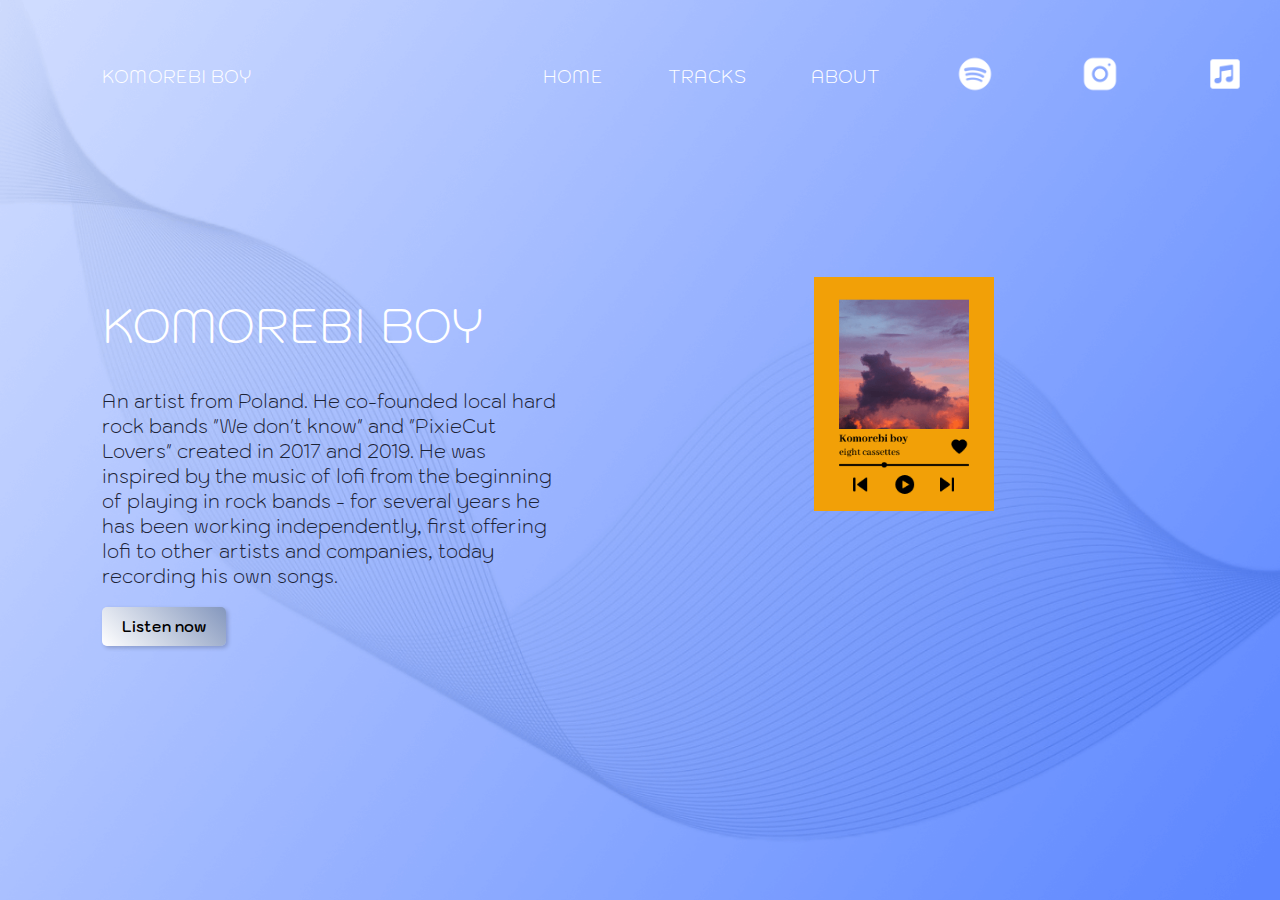
<file: index.html>
<!DOCTYPE html>
<html lang="en">
  <head>
    <meta charset="UTF-8" />
    <meta name="viewport" content="width=device-width, initial-scale=1.0" />

    <link rel="preconnect" href="https://fonts.googleapis.com" />
    <link rel="preconnect" href="https://fonts.gstatic.com" crossorigin />
    <link
      href="https://fonts.googleapis.com/css2?family=Kodchasan:ital,wght@0,200;0,300;0,400;0,500;0,600;0,700;1,200;1,300;1,400;1,500;1,600;1,700&display=swap"
      rel="stylesheet"
    />
    <title>Komorebi Boy</title>
    <link rel="stylesheet" href="style.css" />
  </head>
  <body>

    <!-- HEADER -->
    <div id="mainContent">
      <header>
        <nav class="main_nav">
          <div class="logo"><a href="/">KOMOREBI BOY</a></div>
          <ul class="nav-links">
            <li><a href="/">HOME</a></li>
            <li><a href="/tracks">TRACKS</a></li>
            <li><a href="/about">ABOUT</a></li>
            <li>
              <a
                href="https://open.spotify.com/artist/1sNrgrVhUmW6MIHaEyI16v"
                target="_blank"
                ><img src="img/Spotify.png" alt="Spotify logo"
              /></a>
            </li>
            <li>
              <a href="https://www.instagram.com/komorebi_boy/" target="_blank"
                ><img src="img/Instagram.png" alt="Instagram logo"
              /></a>
            </li>
            <li>
              <a
                href="https://music.apple.com/us/artist/komorebi-boy/1605830596"
                target="_blank"
                ><img src="img/Music.png" alt="Apple music logo"
              /></a>
            </li>
          </ul>
          <div class="hamburger-menu">
            <div class="hamburger"></div>
          </div>
        </nav>

        <div class="mobile-menu">
          <nav class="mobile-nav">
            <ul>
              <li><a href="/">HOME</a></li>
              <li><a href="/tracks">TRACKS</a></li>
              <li><a href="/about">ABOUT</a></li>
              <li><a href="onas.html">O nas</a></li>
              <li><a href="#call" class="call-button">Zadzwoń</a></li>
              <li><a href="#write" class="sms-button">Napisz</a></li>
            </ul>
          </nav>
        </div>
      </header>

      <!-- MAIN SECTION -->

      <main class="mainbody">
        <section class="intro">
          <h1>KOMOREBI BOY</h1>
          <p>
            An artist from Poland. He co-founded local hard rock bands "We don't
            know" and "PixieCut Lovers" created in 2017 and 2019. He was
            inspired by the music of lofi from the beginning of playing in rock
            bands - for several years he has been working independently, first
            offering lofi to other artists and companies, today recording his
            own songs.
          </p>
          <button class="button1">
            <a
              href="https://open.spotify.com/artist/1sNrgrVhUmW6MIHaEyI16v"
              target="_blank"
              >Listen now</a
            >
          </button>
        </section>
        <section class="tracks">
          <div class="track">
            <img class="yellowcard" src="img/yellowcard.png" alt="Track 1" />
            <div class="card-text" data-card="yellow">
              Komorebi boy - eight cassettes - listen on Spotify
            </div>
          </div>
          <div class="track">
            <img class="orangecard" src="img/orangecard.png" alt="Track 2" />
            <div class="card-text" data-card="orange">
              Komorebi boy - alone - listen on Spotify
            </div>
          </div>
          <div class="track">
            <img class="redcard" src="img/redcard.png" alt="Track 3" />
            <div class="card-text" data-card="red">
              Komorebi boy - purple - listen on Spotify
            </div>
          </div>


          
        </section>
      </main>
      <footer>
        <p a href="" class="lookformore">LOOK FOR MORE</p>
        <p class="github">
          <a href="https://github.com/Elenmith" target="_blank"
            >@github.com/Elenmith</a
          >
        </p>
      </footer>

    <script src="script.js"></script>
  </body>
</html>
</file>
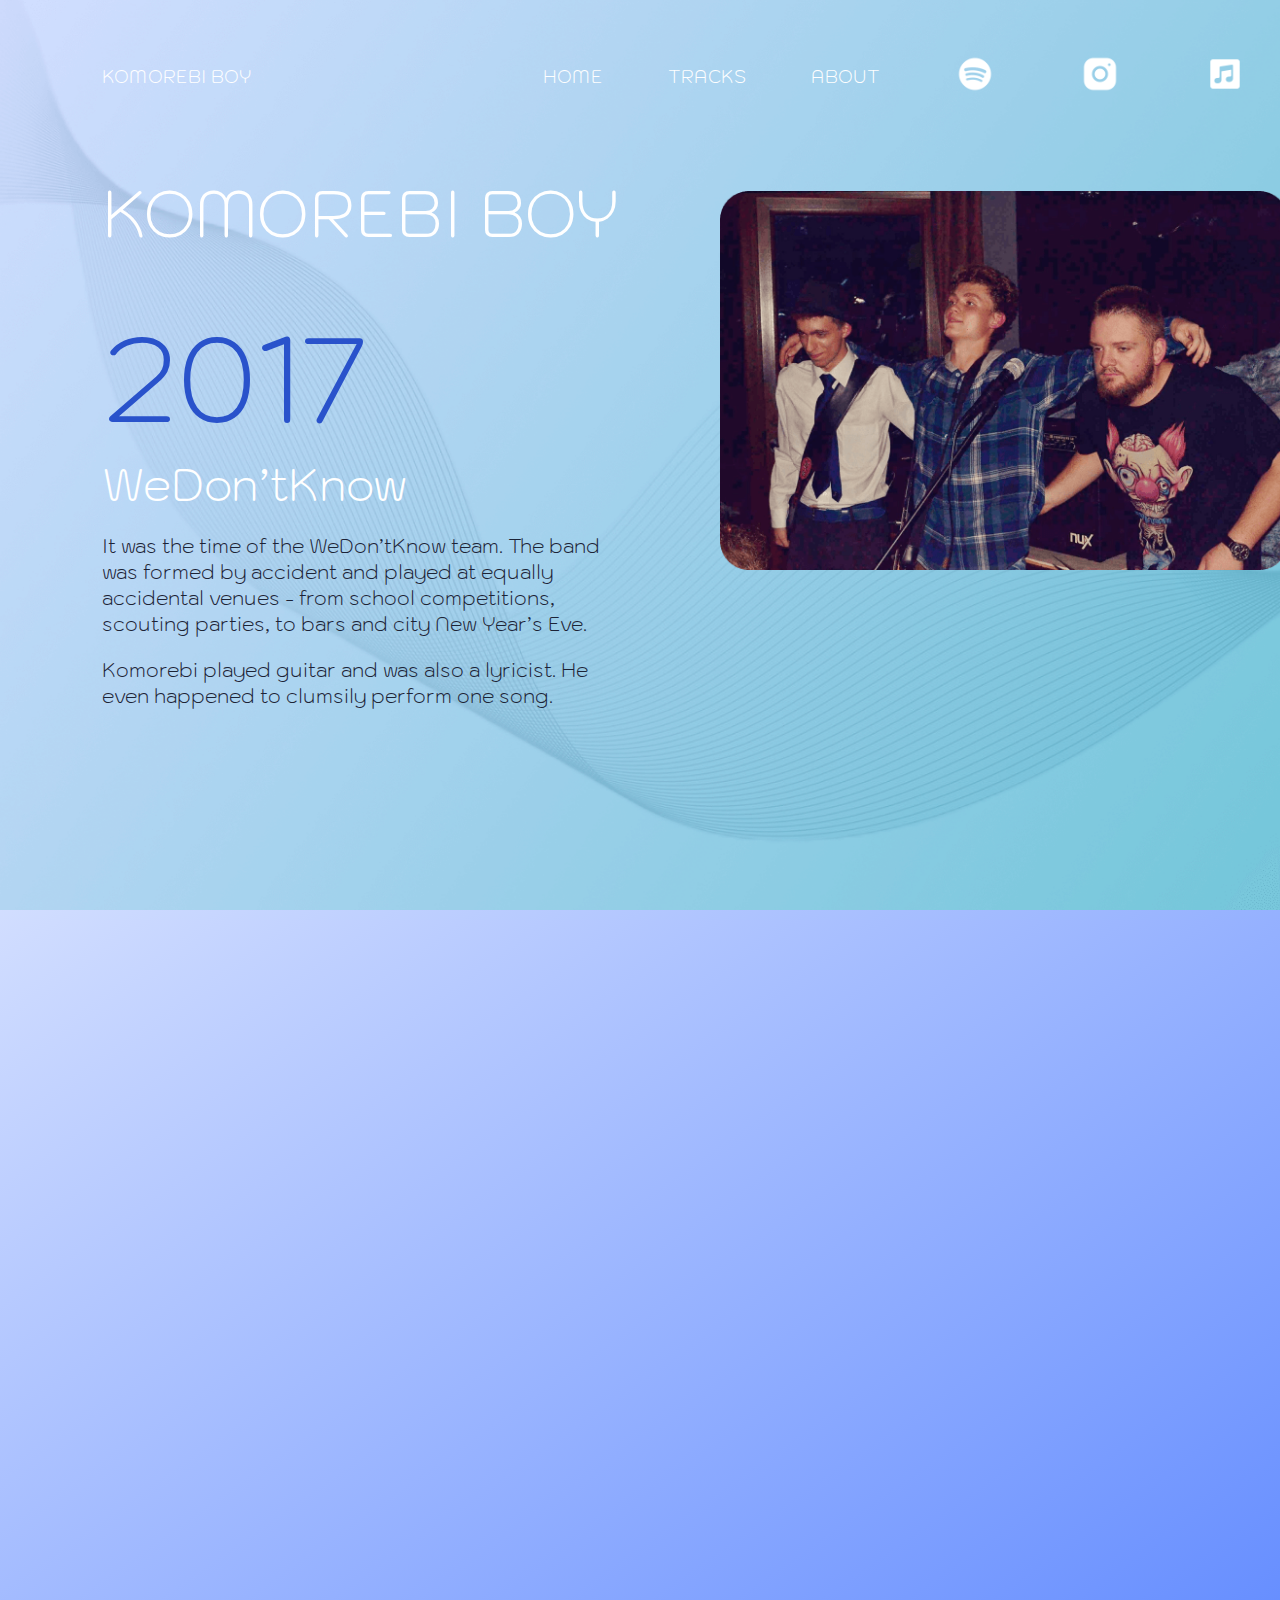
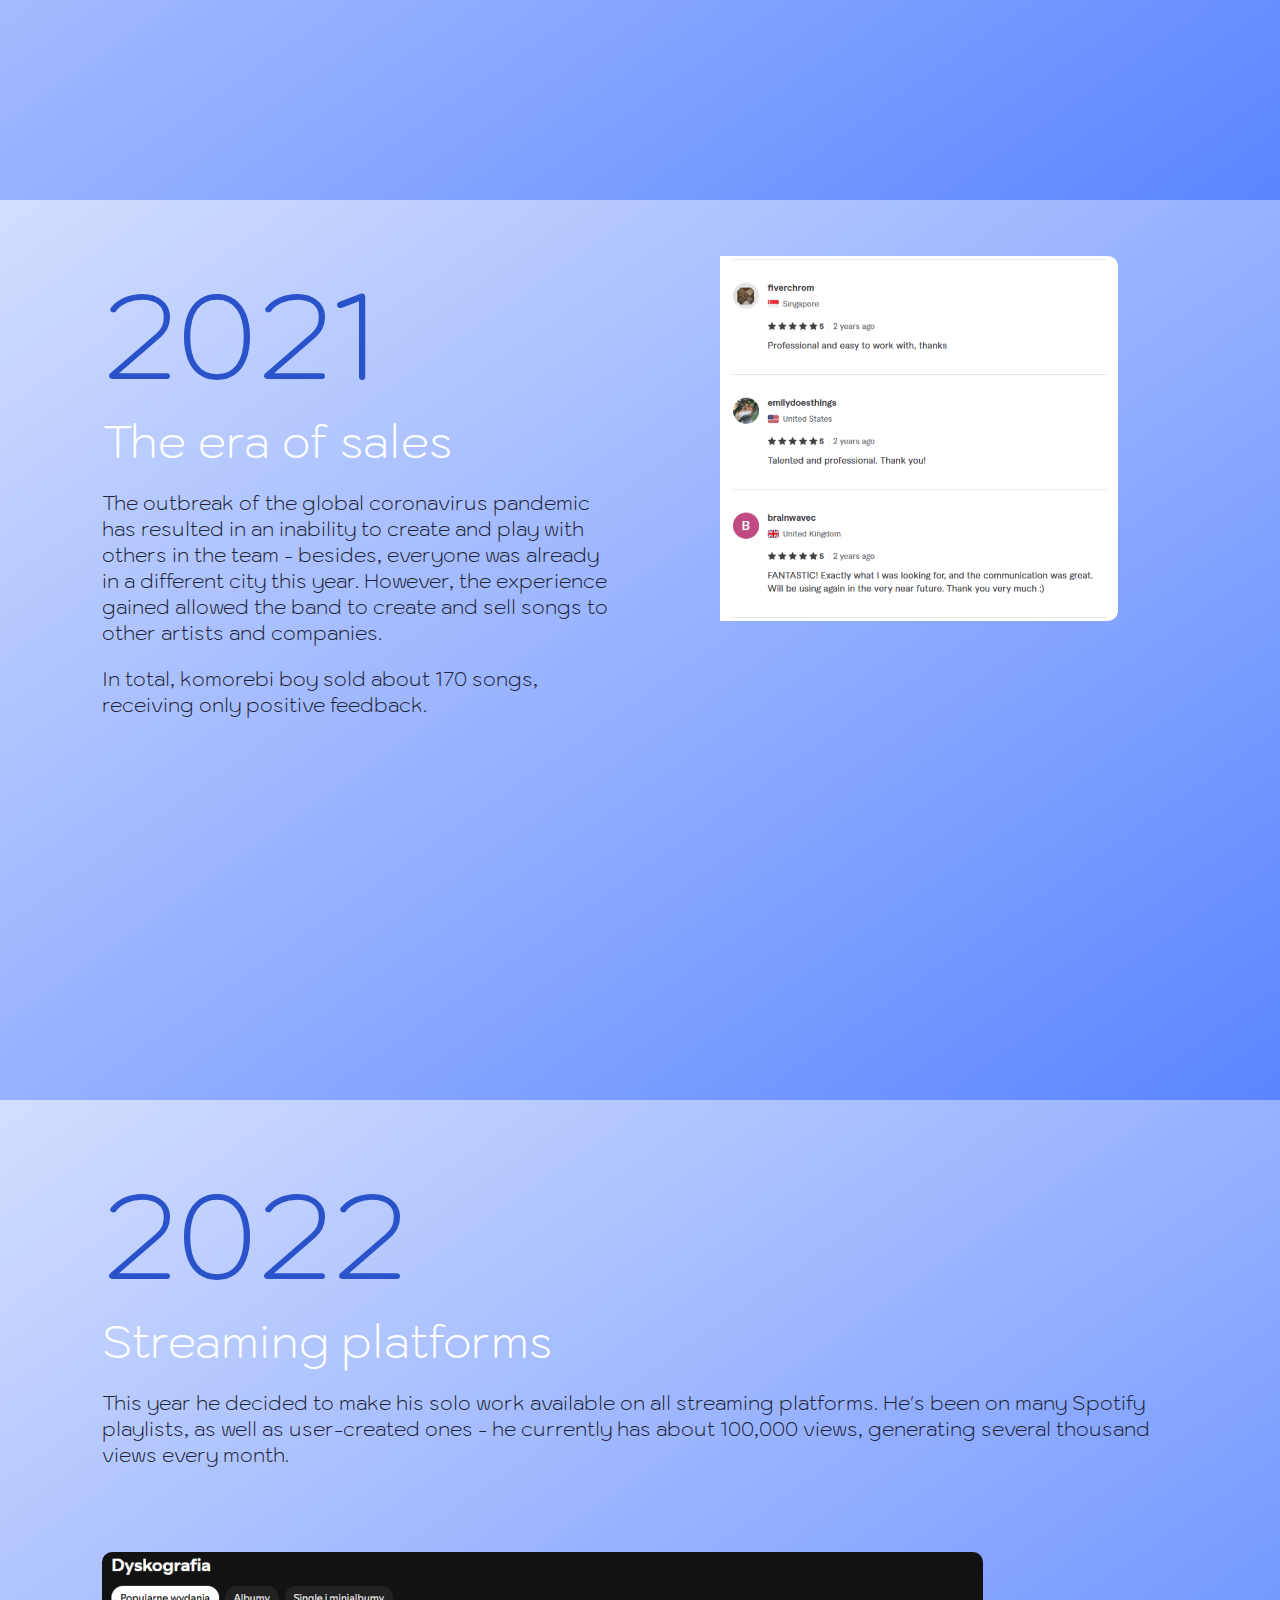
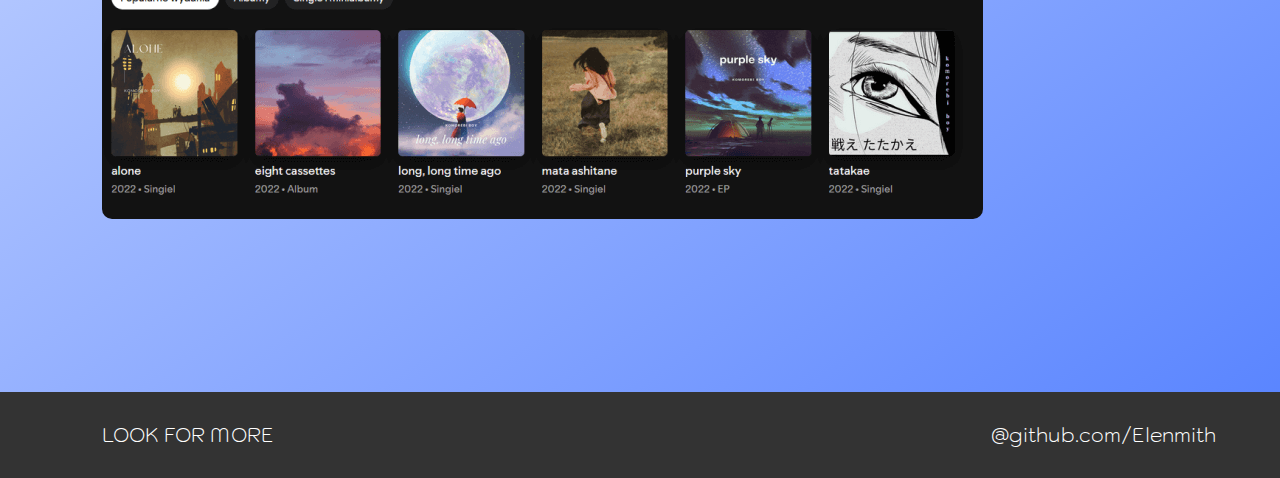
<file: about.html>
<!DOCTYPE html>
<html lang="en">
<head>
    <meta charset="UTF-8">
    <meta name="viewport" content="width=device-width, initial-scale=1.0">
    <link rel="preconnect" href="https://fonts.googleapis.com">
    <link rel="preconnect" href="https://fonts.gstatic.com" crossorigin>
    <link href="https://fonts.googleapis.com/css2?family=Kodchasan:ital,wght@0,200;0,300;0,400;0,500;0,600;0,700;1,200;1,300;1,400;1,500;1,600;1,700&display=swap" rel="stylesheet">
    <link rel="stylesheet" type="text/css" href="MyWebfontsKit.css">
    <title>Komorebi Boy</title>
    <link rel="stylesheet" href="style.css">
</head>
<body>

    <!-- HEADER -->
    <div class="aboutbody">

    <header>
        <nav class="main_nav">
            <div class="logo"><a href="/">KOMOREBI BOY</a></div>
            <ul class="nav-links">
                <li><a href="/">HOME</a></li>
                <li><a href="/tracks">TRACKS</a></li>
                <li><a href="/about">ABOUT</a></li>
                <li><a href="https://open.spotify.com/artist/1sNrgrVhUmW6MIHaEyI16v" target="_blank"><img src="img/Spotify.png" alt="Spotify logo"></a>   </li>
                <li><a href="https://www.instagram.com/komorebi_boy/" target="_blank"><img src="img/Instagram.png" alt="Instagram logo"></a></li>
                <li><a href="https://music.apple.com/us/artist/komorebi-boy/1605830596" target="_blank"><img src="img/Music.png" alt="Apple music logo"></a></li>
            </ul>
        </nav>
    </header>

    <div class="container1">
        <div class="text-section">
            <h1>KOMOREBI BOY</h1>
            <h2>2017</h2>
            <h3>WeDon’tKnow</h3>
            <p>It was the time of the WeDon’tKnow team. The band was formed by accident and played at equally accidental venues - from school competitions, scouting parties, to bars and city New Year’s Eve.</p>
            <p>Komorebi played guitar and was also a lyricist. He even happened to clumsily perform one song.</p>
        </div>
        <div class="image-section">
            <img src="img/wdk1.png" alt="WeDon’tKnow Band photo">
        </div>
    </div>

    <div class="container2">
        <div class="text-section2">
            <h2>2019</h2>
            <h3>PixieCutLovers</h3>
            <p>WeDon'tKnow played less and less, and komorebi boy moved to another city with his bassist, making it difficult to play together with the drummer, but! The bassist and komorebi formed PixieCutLovers, which managed to play only one concert in the new city and record a few songs that never saw the light of day. </p>
            <p>The songs are still lying on the disk waiting to be completed and released, someday, who knows, maybe they will be released.</p>
        </div>
        <div class="image-section2">
            <img src="img/2019img.png" alt="PicieCutLovers band photo">
        </div>
    </div>

    <div class="container3">
        <div class="text-section3">
            <h2>2021</h2>
            <h3>The era of sales</h3>
            <p>The outbreak of the global coronavirus pandemic has resulted in an inability to create and play with others in the team - besides, everyone was already in a different city this year. 
                However, the experience gained allowed the band to create and sell songs to other artists and companies. </p>
            <p>In total, komorebi boy sold about 170 songs, receiving only positive feedback.</p>
        </div>
        <div class="image-section3">
            <img src="img/obraz 1.png" alt="WeDon’tKnow Band">
        </div>
    </div>

    <div class="container4">
        <div class="text-section4">
            <h2>2022</h2>
            <h3>Streaming platforms</h3>
            <p>This year he decided to make his solo work available on all streaming platforms. He's been on many Spotify playlists, as well as user-created ones - he currently has about 100,000 views, generating several thousand views every month.</p>
        </div>
        <div class="image-section4">
            <img src="img/obraz 2.png" alt="WeDon’tKnow Band">
        </div>
    </div>
    </div>
    <div class="footer2">
        <p a href="" class="lookformore2" target="_blank">LOOK FOR MORE</p>
        <p class="github2"><a href="https://github.com/Elenmith" target="_blank">@github.com/Elenmith</a></p>
    </div>

    <script src="script.js"></script>
</body>
</html>
</file>
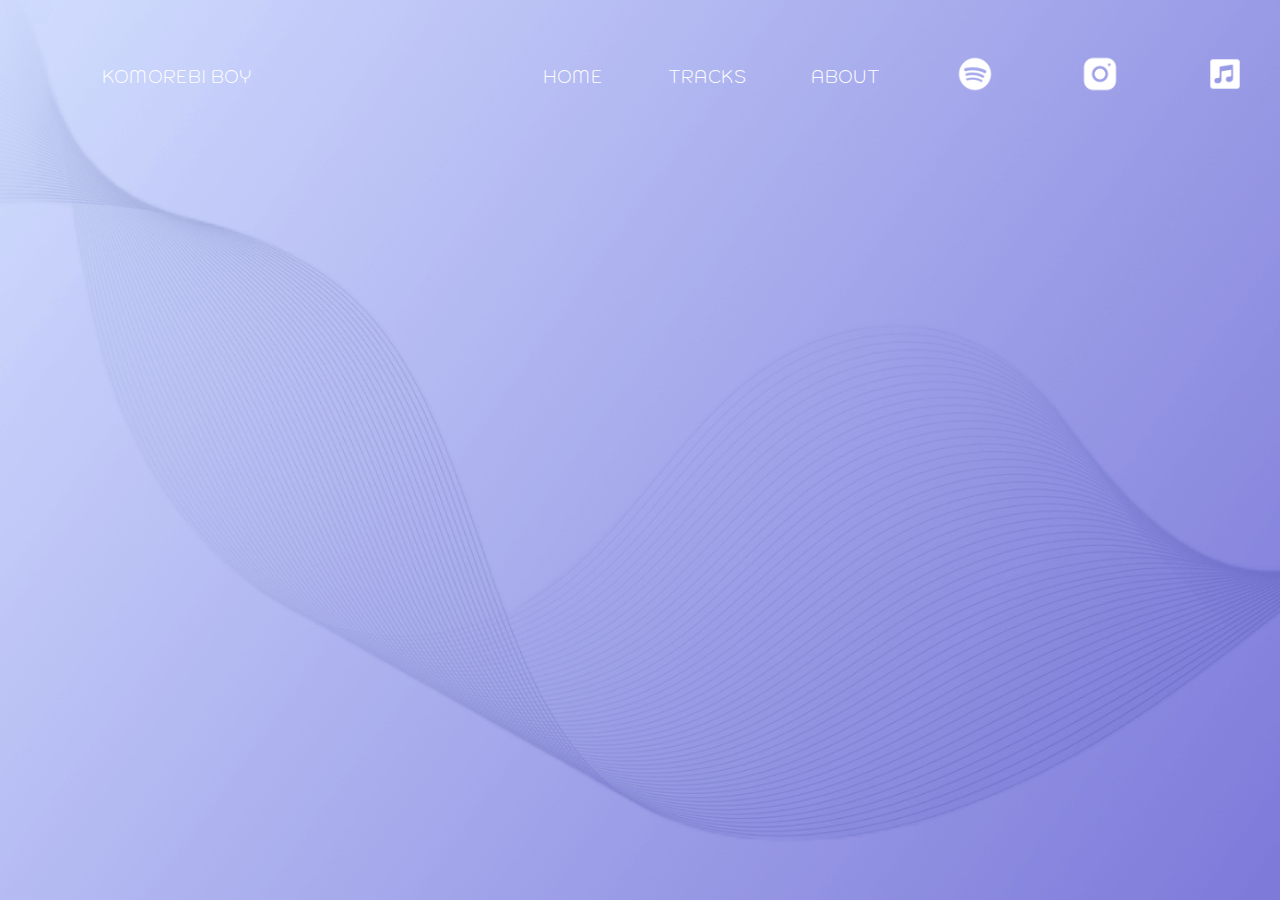
<file: tracks.html>
<!DOCTYPE html>
<html lang="en">
  <head>
    <meta charset="UTF-8" />
    <meta name="viewport" content="width=device-width, initial-scale=1.0" />
    <link rel="preconnect" href="https://fonts.googleapis.com" />
    <link rel="preconnect" href="https://fonts.gstatic.com" crossorigin />
    <link
      href="https://fonts.googleapis.com/css2?family=Kodchasan:ital,wght@0,200;0,300;0,400;0,500;0,600;0,700;1,200;1,300;1,400;1,500;1,600;1,700&display=swap"
      rel="stylesheet"
    />
    <link rel="stylesheet" type="text/css" href="MyWebfontsKit.css" />
    <title>Komorebi Boy | Tracks</title>
    <link rel="stylesheet" href="style.css" />
  </head>
  <body>
    <div class="tracksbody">
      <header>
        <nav class="main_nav">
          <div class="logo"><a href="/">KOMOREBI BOY</a></div>
          <ul class="nav-links">
            <li><a href="/">HOME</a></li>
            <li><a href="/tracks">TRACKS</a></li>
            <li><a href="/about">ABOUT</a></li>
            <li>
              <a
                href="https://open.spotify.com/artist/1sNrgrVhUmW6MIHaEyI16v"
                target="_blank"
                ><img src="img/Spotify.png" alt="Spotify logo"
              /></a>
            </li>
            <li>
              <a href="https://www.instagram.com/komorebi_boy/" target="_blank"
                ><img src="img/Instagram.png" alt="Instagram logo"
              /></a>
            </li>
            <li>
              <a
                href="https://music.apple.com/us/artist/komorebi-boy/1605830596"
                target="_blank"
                ><img src="img/Music.png" alt="Apple music logo"
              /></a>
            </li>
          </ul>
        </nav>
      </header>

      <div class="spotify-albums">
        <iframe
          class="track-album"
          style="border-radius: 12px"
          src="https://open.spotify.com/embed/album/2DSF5HH1pOsGEAbUC7FrnP?utm_source=generator"
          width="100%"
          height="352"
          frameborder="0"
          allowfullscreen=""
          allow="autoplay; clipboard-write; encrypted-media; fullscreen; picture-in-picture"
          loading="lazy"
        ></iframe>
        <iframe
          class="track-album"
          style="border-radius: 12px"
          src="https://open.spotify.com/embed/album/2a1K8JIQ8HpichIEsDL5aZ?utm_source=generator"
          width="100%"
          height="352"
          frameborder="0"
          allowfullscreen=""
          allow="autoplay; clipboard-write; encrypted-media; fullscreen; picture-in-picture"
          loading="lazy"
        ></iframe>
        <iframe
          class="track-album"
          style="border-radius: 12px"
          src="https://open.spotify.com/embed/album/0H9e8YrjkrrDcnJbk3Z6u4?utm_source=generator"
          width="100%"
          height="352"
          frameborder="0"
          allowfullscreen=""
          allow="autoplay; clipboard-write; encrypted-media; fullscreen; picture-in-picture"
          loading="lazy"
        ></iframe>
        <iframe
          class="track-album"
          style="border-radius: 12px"
          src="https://open.spotify.com/embed/album/0ZAixgnNWE8xPHPaoxaCIP?utm_source=generator"
          width="100%"
          height="352"
          frameborder="0"
          allowfullscreen=""
          allow="autoplay; clipboard-write; encrypted-media; fullscreen; picture-in-picture"
          loading="lazy"
        ></iframe>
        <iframe
          class="track-album"
          style="border-radius: 12px"
          src="https://open.spotify.com/embed/album/04BuvNVxhbKNIBW6x1OAre?utm_source=generator"
          width="100%"
          height="352"
          frameborder="0"
          allowfullscreen=""
          allow="autoplay; clipboard-write; encrypted-media; fullscreen; picture-in-picture"
          loading="lazy"
        ></iframe>
      </div>
    </div>
  </body>
</html>
</file>
<file: style.css>
/********************* BODY *************************/

body {
  font-family: "Kodchasan", sans-serif;
  font-weight: 200;
  font-style: normal;
  margin: 0;
  padding: 0;
  background: linear-gradient(to bottom right, #d2deff 0%, #5a85ff 100%);
  color: white;
  height: 100vh;
  box-sizing: border-box;
}

body::before {
  content: "";
  position: absolute;
  top: 0;
  left: 0;
  width: 100%;
  height: 100%;
  background: url("img/back1.png") no-repeat center center;
  background-size: cover;
  z-index: -1; /* Ustawienie obrazu poniżej wszystkich innych elementów */
}

.aboutbody {
  position: relative;
  z-index: 0; /* Ustawienie elementu głównego nad pseudo-elementem */
  min-height: 100vh; /* Zapewnia, że kontener będzie miał co najmniej pełną wysokość okna */
  background: url("img/aboutback.png") no-repeat center center fixed; /* Stałe tło na całą stronę */
  background-size: cover;
}

.tracksbody {
  position: relative;
  z-index: 0; /* Ustawienie elementu głównego nad pseudo-elementem */
  min-height: 100vh; /* Zapewnia, że kontener będzie miał co najmniej pełną wysokość okna */
  background: url("img/violet.png") no-repeat center center fixed; /* Stałe tło na całą stronę */
  background-size: cover;
}

/********************* HEADER *************************/

header {
  padding-top: 2%;
}

a {
  list-style: none;
  text-decoration: none;
  color: white;
}

.logo {
  padding-left: 8%;
  cursor: pointer;
  transition: color 0.5s, font-size 0.5s;
}

.logo:hover {
  color: #28787e; /* Zmiana koloru tekstu na np. tomato */
  font-size: 19px; /* Powiększenie tekstu */
}

.main_nav {
  display: flex;
  align-items: center;
  justify-content: space-between;
  font-size: 18px;
}
.nav-links {
  list-style: none;
  display: flex;
  gap: 15px;
  align-items: center;
  text-align: center;
}

.nav-links li {
  display: inline;
  transition: color 0.5s, font-size 0.5s;
}

.nav-links a {
  color: white;
  text-decoration: none;
  padding: 25px;
  transition: color 0.5s, font-size 0.5s;
}

.nav-links a:hover {
  color: #28787e; /* Zmiana koloru tekstu */
  font-size: 19px; /* Powiększenie tekstu */
}

.nav-links img {
  width: 40px;
  height: 40px;
  padding: 10px;
}

.hamburger-menu {
  display: none;
  cursor: pointer;
}

.hamburger::after,
.hamburger::before,
.hamburger::after {
  content: "";
  display: block;
  width: 25px;
  height: 3px;
  background-color: white;
  margin: 5px 0;
  transition: all 0.3s ease;
}

.mobile-menu {
  display: none;
  width: 100%;
  background-color: white;
  border-top: 1px solid #eaeaea;
}

.mobile-nav ul {
  list-style: none;
  padding: 10px 20px;
}

.mobile-nav a {
  display: block;
  text-decoration: none;
  color: black;
  padding: 20px 0;
  border-bottom: 1px solid #eaeaea;
  transition: background-color 0.3s ease;
}

.mobile-nav a:hover,
.mobile-nav a.active {
  background-color: #f0f0f0;
}

/********************* LEWY BOARD *************************/

.mainbody {
  display: flex;
}

.intro {
  text-align: left;
  padding-top: 15vh;
  padding-left: 8%;
  width: 40vw;
}

.intro h1 {
  font-size: 3em;
  font-family: "Kodchasan", sans-serif;
  font-weight: 200;
  font-style: normal;
}

.intro p {
  font-size: 1.2em;
  color: #1c2336;
}

.button1 {
  padding: 10px 20px;
  background: linear-gradient(45deg, #ffffff, #8497bd);
  border-radius: 5px;
  cursor: pointer;
  border: 0;
  box-shadow: 2px 2px 4px rgba(0, 0, 0, 0.2);
  transition: box-shadow 0.3s ease;
}

.button1 a {
  color: #000000;
  font-family: "Kodchasan", sans-serif;
  font-weight: 600;
  font-style: normal;
  font-size: 15px;
}

.intro h1,
.intro p,
.button1 {
  opacity: 0;
  transform: translateX(-100%);
  transition: opacity 1.8s ease, transform 1.8s ease;
}

.intro h1.animate,
.intro p.animate,
.button1.animate {
  opacity: 1;
  transform: translateX(0);
}

/********************* PRAWY BOARD *************************/

.tracks {
  position: relative;
  justify-content: center;
  padding-left: 180px;
  padding-top: 130px;
}

.track img {
  position: absolute;
  padding: 20px;
  transition: all 0.5s ease;
}

.track img.active {
  z-index: 10;
  transform: scale(1.5) translate(-50%, -50%);
  top: 50%;
  left: 50%;
}

.blur {
  filter: blur(5px);
}

.overlay {
  position: fixed;
  top: 0;
  left: 0;
  width: 100%;
  height: 100%;
  background: rgba(0, 0, 0, 0.5);
  backdrop-filter: blur(5px);
  z-index: 5;
  opacity: 0;
  transition: opacity 0.3s ease;
  pointer-events: none; /* Zapobiega kliknięciom na overlay */
}

.overlay.active {
  opacity: 1;
  pointer-events: auto; /* Aktywuje kliknięcia na overlay */
}

.yellowcard {
  position: absolute;
  border-radius: 10px;
  padding: 20px;
}

.orangecard {
  position: absolute;
  border-radius: 10px;
  padding: 20px;
  top: 220px;
  left: 300px;
}

.redcard {
  position: absolute;
  border-radius: 10px;
  padding: 20px;
  top: 310px;
  left: 430px;
}

.card-text {
  display: none;
  position: absolute;
  transform: translate(-50%, 0);
  width: 100%;
  padding: 20px;
  background: rgba(0, 0, 0, 0.9);
  border-radius: 10px;
  text-align: center;
  z-index: 10;
  transition: all 0.3s ease;
}

.card-text.active {
  display: block;
}

/******* Pojawienie się kart **********/

.track img {
  opacity: 0;
  transform: translateX(100%);
  transition: opacity 1.8s ease, transform 1.8s ease;
}

.track img.animate {
  opacity: 1;
  transform: translateX(0);
}

/********************* STOPKA *************************/

footer {
  display: flex;
  justify-content: space-between;
  position: fixed;
  bottom: 0;
  width: 100%;
  color: white;
  text-align: center;
  padding: 10px 0;
}

.lookformore {
  padding-left: 8%;
  cursor: pointer;
  opacity: 0;
  transform: translateX(-100%);
  transition: opacity 1.8s ease, transform 1.8s ease;
}

.github {
  cursor: pointer;
  padding-right: 5%;
  opacity: 0;
  transform: translateX(100%);
  transition: opacity 1.8s ease, transform 1.8s ease;
}

.github.animate {
  opacity: 1;
  transform: translateX(0);
}

.lookformore.animate {
  opacity: 1;
  transform: translateX(0);
}

/********************* ABOUT MAIN SECTION *************************/

.container1 {
  display: flex;
  flex-direction: row;
  justify-content: space-between;
  align-items: flex-start;
  height: 85vh;
}

.text-section {
  opacity: 0;
  transform: translateX(-100%);
  transition: opacity 1.8s ease, transform 1.8s ease;
}

.text-section.animate {
  opacity: 1;
  transform: translateX(0);
}

.text-section {
  flex: 1;
  padding-left: 8%;
}

.image-section {
  flex: 1;
  padding: 20px;
  padding-top: 5%;
}

h1 {
  font-size: 65px;
  color: #ffffff;
  font-family: "Kodchasan", sans-serif;
  font-weight: 200;
  font-style: normal;
}

h2 {
  font-size: 120px;
  color: #2952cb;
  font-family: "Kodchasan", sans-serif;
  font-weight: 200;
  font-style: normal;
  margin: 0;
  padding: 0;
}

h3 {
  font-size: 45px;
  color: #ffffff;
  font-family: "Kodchasan", sans-serif;
  font-weight: 200;
  font-style: normal;
  margin: 0;
  padding: 0;
}

p {
  font-family: "Kodchasan", sans-serif;
  font-weight: 200;
  font-style: normal;
  font-size: 20px;
  color: #1c2336;
  padding-right: 10%;
}

img {
  max-width: 100%;
  height: auto;
  border-radius: 10px;
  padding-left: 5%;
}

@media (max-width: 768px) {
  .container1 {
    flex-direction: column;
  }

  .text-section,
  .image-section {
    padding: 10px;
  }

  h1 {
    font-size: 28px;
  }

  h2 {
    font-size: 36px;
  }

  h3 {
    font-size: 20px;
  }

  p {
    font-size: 16px;
  }
}

.container2 {
  display: flex;
  flex-direction: row;
  justify-content: space-between;
  align-items: flex-start;
  height: 100vh;
}

.container3 {
  display: flex;
  flex-direction: row;
  justify-content: space-between;
  align-items: flex-start;
  height: 100vh;
}
.container4 {
  /* display: flex; */
  flex-direction: row;
  justify-content: space-between;
  align-items: flex-start;
  height: 100vh;
}

.text-section2 {
  flex: 1;
  padding-left: 8%;
  padding-top: 5%;
}

.image-section2 {
  flex: 1;
  padding: 20px;
  padding-top: 5%;
}

.text-section3 {
  flex: 1;
  padding-left: 8%;
  padding-top: 5%;
}

.image-section3 {
  flex: 1;
  padding: 20px;
  padding-top: 5%;
}

.image-section3 img {
  height: auto;
  width: 70%;
}

.text-section4 {
  flex: 1;
  padding-left: 8%;
  padding-top: 5%;
}

.image-section4 {
  flex: 1;
  padding: 20px;
  padding-top: 5%;
  padding-left: 8%;
}

.image-section4 img {
  padding: 0;
}

.footer2 {
  display: flex;
  justify-content: space-between;
  position: relative;
  bottom: 0;
  width: 100%;
  color: white;
  text-align: center;
  padding: 10px 0;
  background-color: #333;
}

.lookformore2 {
  padding-left: 8%;
  color: white;
}

.github2 {
  cursor: pointer;
  padding-right: 5%;
}

.image-section img {
  opacity: 0;
  transform: translateX(100%);
  transition: opacity 1.8s ease, transform 1.8s ease;
}

.image-section img.animate {
  opacity: 1;
  transform: translateX(0);
}

.container2 {
  opacity: 0;
  transition: opacity 1.5s ease; /* Dla płynnego przejścia */
}

.container2.visible {
  opacity: 1;
}

.spotify-albums {
  display: flex;
  flex-wrap: wrap;
  justify-content: center;
  gap: 20px;
}
.track-album {
  width: 30%;
}

/********************* MEDIA QUERIES *************************/

/* Telefon */

@media only screen and (max-width: 599px) {
  .mainbody {
    display: flex;
    flex-direction: column;
  }

  .intro {
    width: 100%;
    padding-top: 20px;
  }

  .intro h1 {
    font-size: 36px;
    margin: 0;
    padding: 0;
  }
  .intro p {
    font-size: 1em;
  }
  .tracks {
    display: flex;
    flex-wrap: wrap;
    padding: 0;
    margin: 0;
  }
  .track img {
    margin: 0;
    position: relative;
    height: 200px;
  }

  .orangecard {
    left: 0;
    top: 0;
  }

  .redcard {
    left: 0;
    top: 0;
  }

  .mobile-nav ul {
    padding: 10px;
    font-size: 14px;
  }
  .main_nav {
    padding-top: 15px;
  }
  footer {
    position: relative;
  }
}

/* Tablet */

@media only screen and (min-width: 600px) and (max-width: 1024px) {
  /* Style dla tabletów */
}

@media (max-width: 900px) {
  .nav-links {
    display: none;
  }

  .hamburger-menu {
    display: block;
    padding-right: 20px;
  }

  .mobile-menu.active {
    display: block;
  }
}
</file>
<file: MyWebfontsKit.css>
/**
 * @license
 * MyFonts Webfont Build ID 3867246, 2020-12-16T11:57:38-0500
 * 
 * The fonts listed in this notice are subject to the End User License
 * Agreement(s) entered into by the website owner. All other parties are 
 * explicitly restricted from using the Licensed Webfonts(s).
 * 
 * You may obtain a valid license at the URLs below.
 * 
 * Webfont: undefined by undefined
 * URL: https://www.myfonts.comundefined
 * Copyright: Copyright © 2024 Monotype Imaging Inc. All rights reserved.
 * 
 * © 2024 MyFonts Inc. */


  
@font-face {
  font-family: "KyivTypeSansRegular";
  src: url('webFonts/KyivTypeSansRegular/font.woff2') format('woff2'), url('webFonts/KyivTypeSansRegular/font.woff') format('woff');
}
</file>
